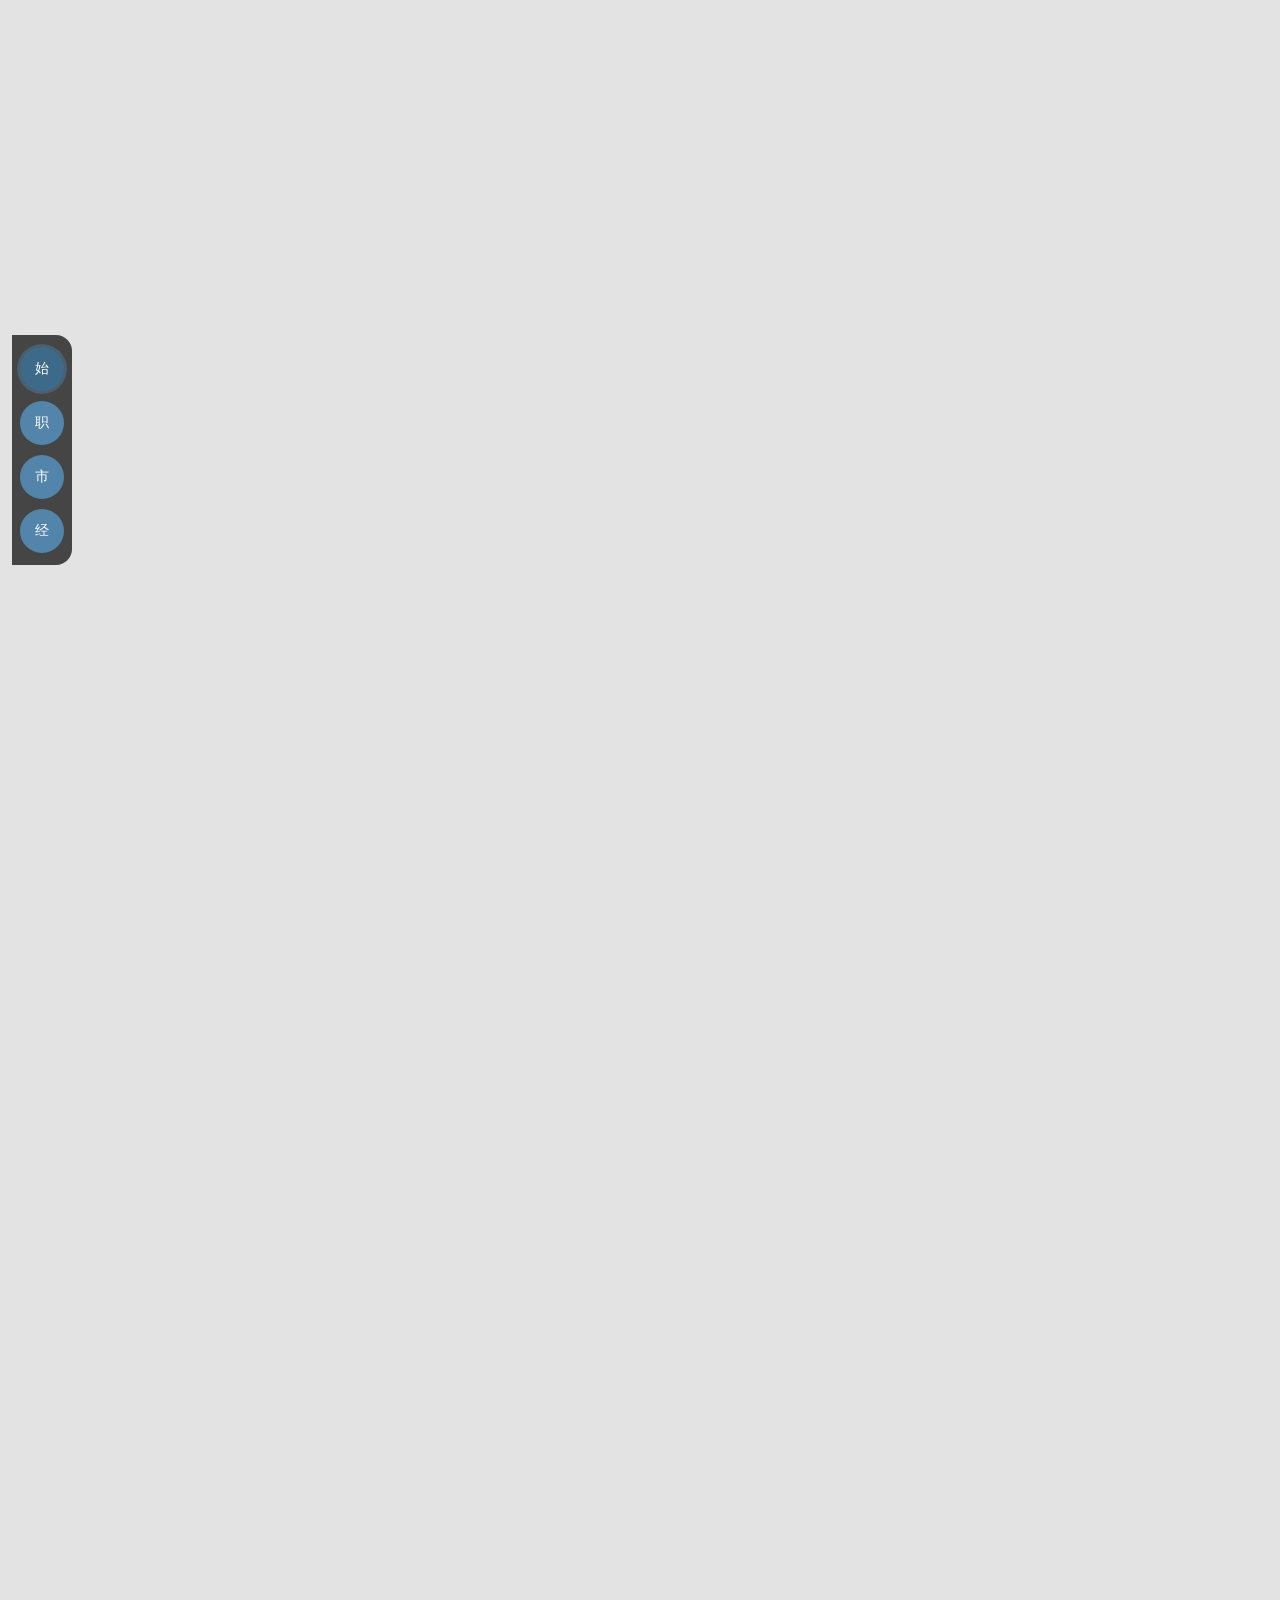
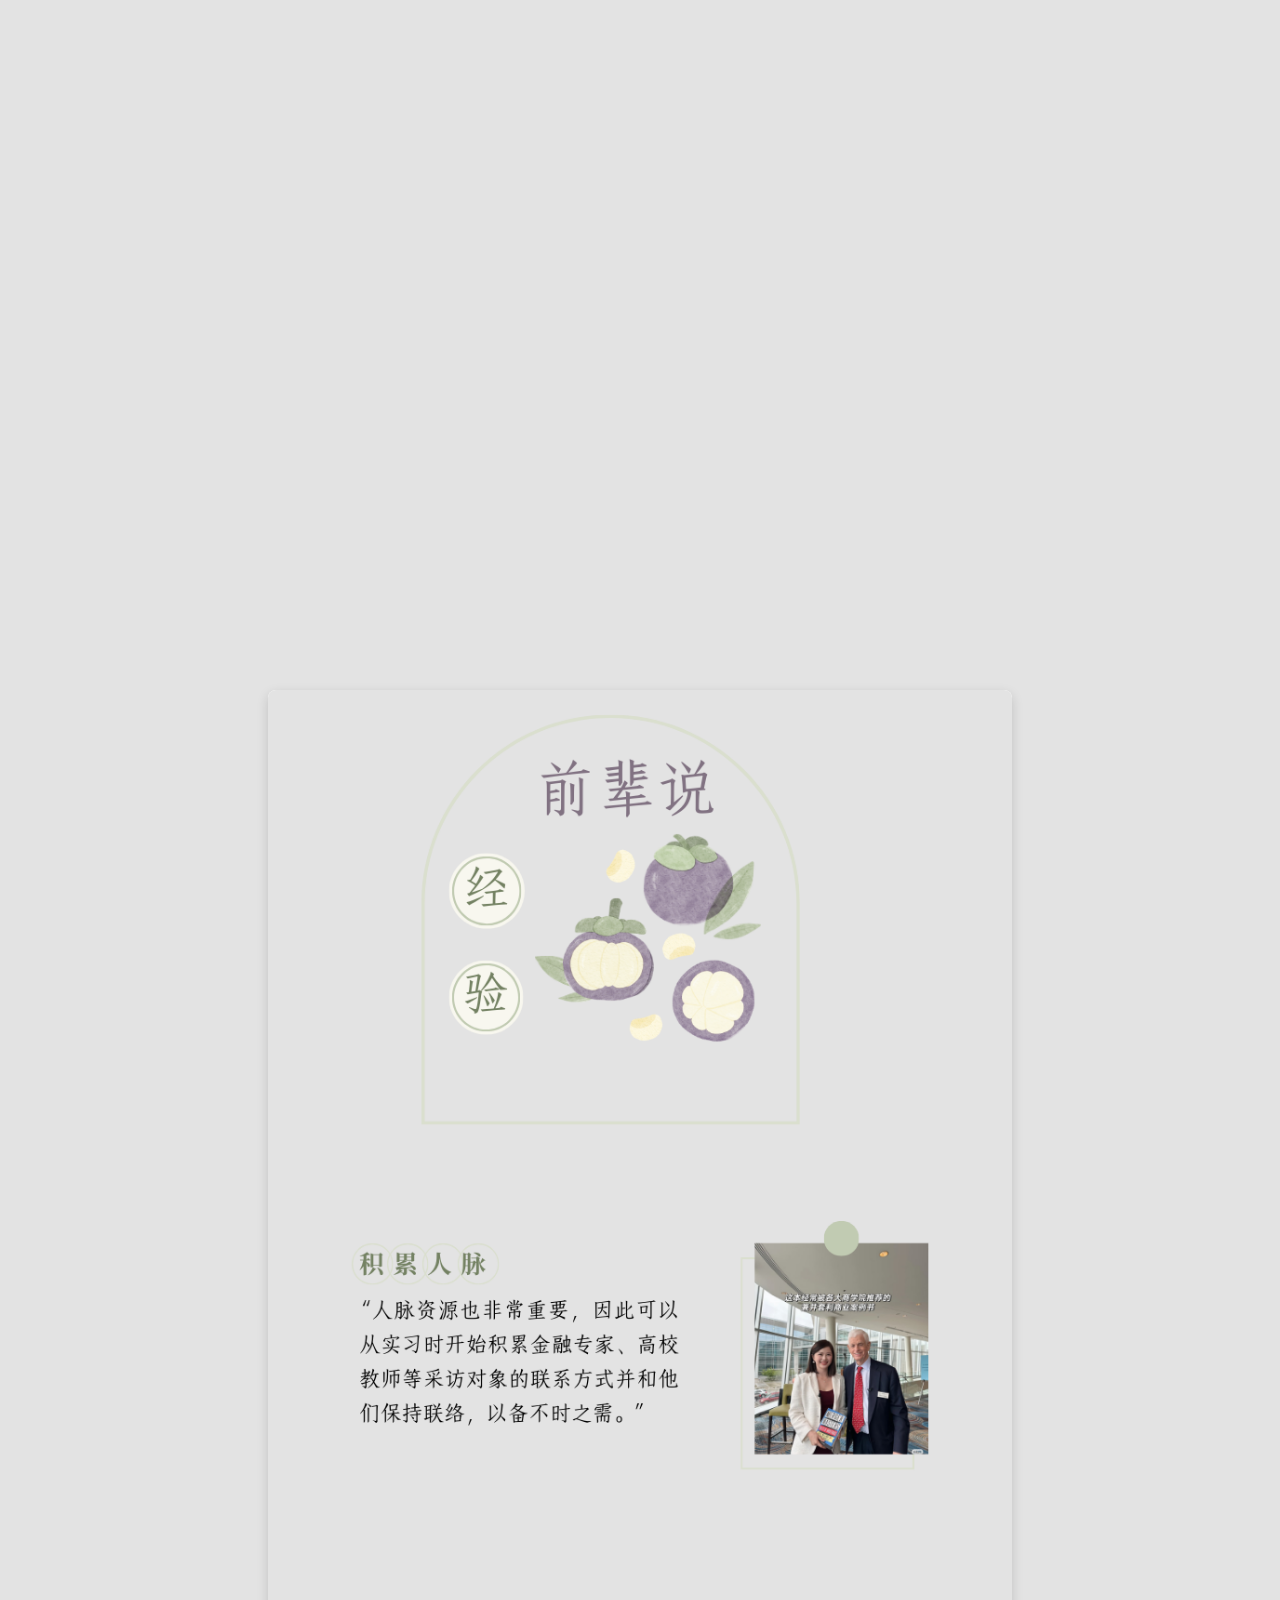
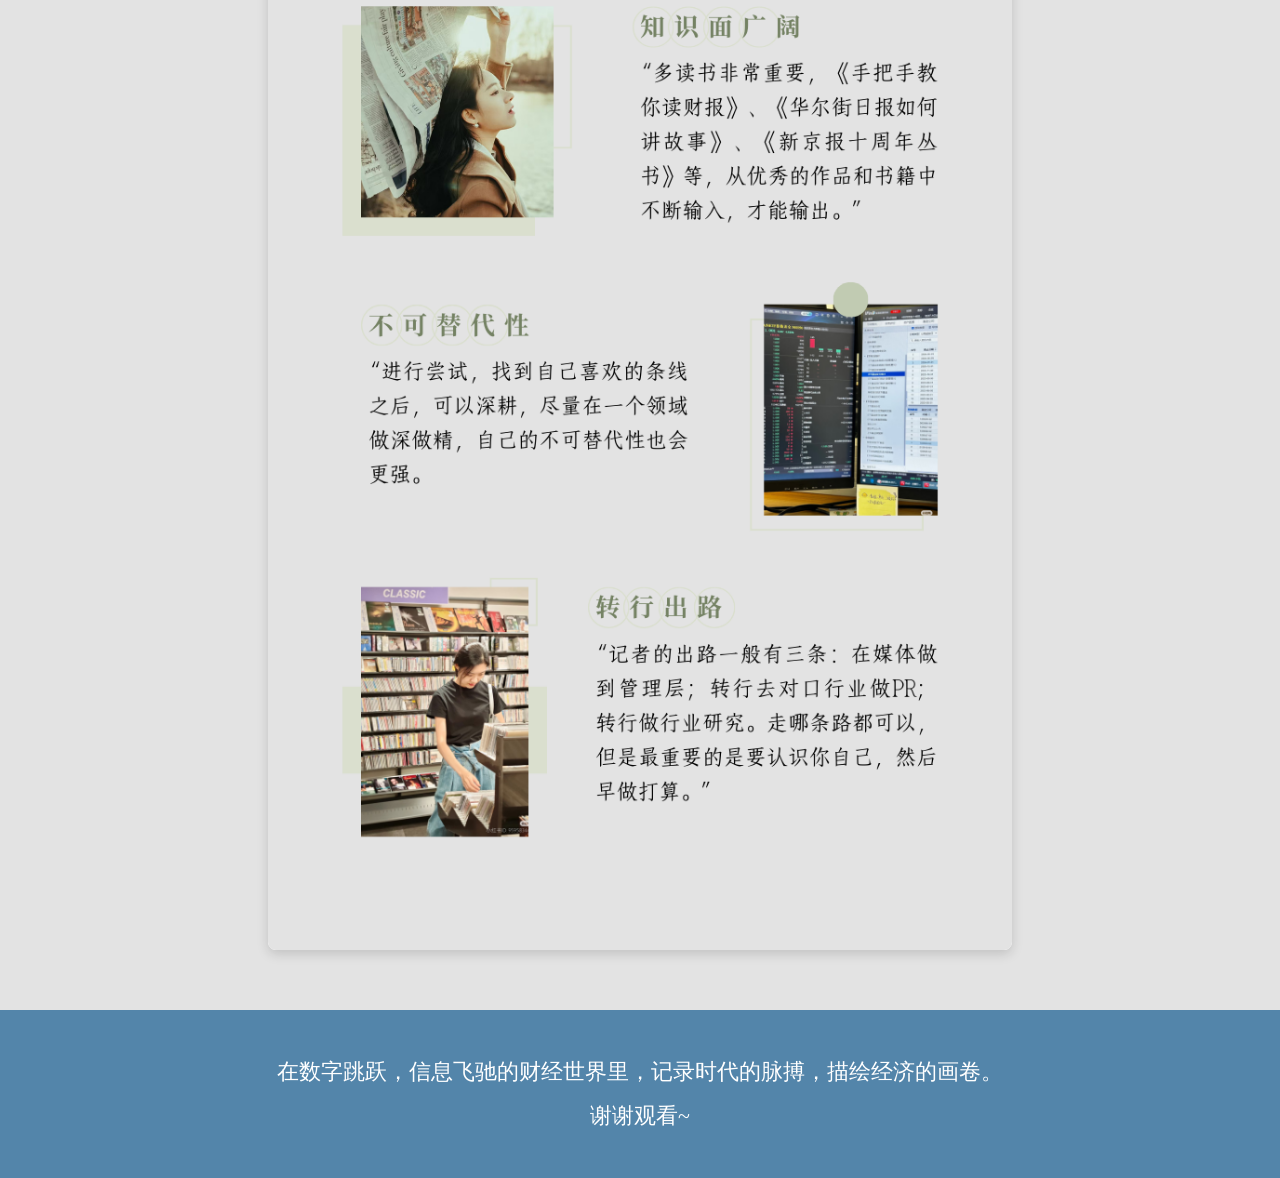
<file: index.html>
<!DOCTYPE html>
<html lang="zh-CN">
<head>
  <meta charset="UTF-8">
  <meta name="viewport" content="width=device-width, initial-scale=1.0">
  <title>财经记者炼成记 | 从入门到offer</title>
  <meta name="description" content="基于Boss直聘300条招聘数据的财经记者职业指南，涵盖职业认知、市场需求、技能要求与前辈经验。">
  <meta name="keywords" content="财经记者, 职业规划, 数据新闻, 财经媒体, 招聘分析">
  <link rel="stylesheet" href="css/style.css">
</head>
<body>

  <!-- 阅读进度条 -->
  <div class="reading-progress" id="readingProgress"></div>

  <!-- 移动端汉堡菜单 -->
  <button class="mobile-nav-toggle" id="mobileNavToggle" aria-label="打开导航">
    <span></span>
    <span></span>
    <span></span>
  </button>

  <!-- 左侧导航 -->
  <nav class="sidebar" id="sidebar">
    <a href="#start" class="nav-icon active" data-target="start" title="开始">
      <span>始</span>
      <span class="icon-name">开始</span>
    </a>
    <a href="#job" class="nav-icon" data-target="job" title="职位">
      <span>职</span>
      <span class="icon-name">职位</span>
    </a>
    <a href="#market" class="nav-icon" data-target="market" title="市场">
      <span>市</span>
      <span class="icon-name">市场</span>
    </a>
    <a href="#experience" class="nav-icon" data-target="experience" title="经验">
      <span>经</span>
      <span class="icon-name">经验</span>
    </a>
  </nav>

  <!-- 第一章：开始 -->
  <section class="section" id="start">
    <div class="section-title scroll-reveal">
      <img src="images/image1.png" alt="财经记者炼成记 - 封面">
    </div>

    <div class="text-container scroll-reveal">
      <p>我国正处于经济持续发展、社会深刻转型的时期。一方面各种重要经济活动频繁，各类经济事件高发；另一方面，这类经济活动或经济事件通常还伴随着人们对国家政治体制、宏观经济政策和金融调控措施、环境保护、食品安全等诸多议题的关注和探讨。<span class="highlight">因此，市场需要财经媒体满足大众即时洞悉国家经济政策的需求。</span></p>
    </div>

    <div class="image-container scroll-reveal" style="width: 30%; max-width: 400px;">
      <img src="images/image5.jpg" alt="三大证券报">
      <div class="hover-text">
        <p>20世纪90年代初，随着我国证券市场的开启，三大证券报，即上海证券报、中国证券报和证券时报先后创刊。</p>
      </div>
    </div>

    <div class="text-container scroll-reveal">
      <p>随后，中国经营报、21世纪经济报道、经济观察报、《财经》等一批新财经类报刊问世，以及从中央电视台到各地方电视台、广播台财经类频道和栏目的纷纷建立。<span class="highlight">20年间，我国的财经报道立体格局逐渐成形，成为世界解读中国经济发展、民众了解和判断相关行业和企业状况的重要途径。</span></p>
      <p>作为财经新闻的生产者，财经记者在财经媒体中发挥着重要作用。早在1912年，《华尔街日报》当时的掌舵者克洛伦斯·巴尤就这样对年轻编辑记者说："你们不是一般报纸的记者，我们的读者是依据你们的报道而做（投资）决定的。因此你有责任访问任何人，每一个该访问的人"。</p>
      <p>对于有志于成为财经记者但是却长期待在象牙塔里的大学生来说，<span class="highlight">如何才能在当下竞争激烈的人才市场中脱颖而出，斩获 offer 呢？</span></p>
      <p>为了回答这个问题，笔者借助 Python 编写爬虫代码，爬取 Boss 直聘网站中关于财经记者的招聘信息。Boss 直聘的网页有反爬策略，如动态加载、验证码等，<span class="highlight">因此笔者使用 Selenium 工具，使得爬虫能够模拟人类的操作行为，从而实现更高效、精准的数据爬取。</span>最终获取到关于财经记者的 300 条招聘信息，具体含有标题、薪资、公司名称、公司信息、经验要求、公司标签以及公司福利。</p>
    </div>
  </section>

  <!-- 第二章：职位（Step1. 了解职业） -->
  <section class="section" id="job">
    <div class="section-title scroll-reveal">
      <img src="images/image2.png" alt="Step1. 了解职业">
    </div>

    <div class="text-container scroll-reveal">
      <p>成为财经记者的第一步是了解何为财经记者。</p>
      <p>财经记者是指负责财经新闻的采写、编辑和发布，包括对财经事件的报道、深度分析文章的撰写等的媒体从业人员。他们由处于不同生态位的群落组成的，其关注的领域细分，以及报道的方式（如以硬新闻为主还是以深度分析见长），相互之间差别较大。</p>
    </div>

    <div class="image-container scroll-reveal" style="width: 50%; max-width: 700px;">
      <img src="images/image7.png" alt="招聘信息中提及条线及对应次数">
      <div class="hover-text">
        <p>如图，通过对招聘信息中提及的条线和对应次数进行整理，可以发现不同的财经记者会关注不同的条线，例如科技、地产、资本市场、医疗、宏观经济与区域经济等。</p>
      </div>
    </div>

    <div class="text-container scroll-reveal">
      <p>其中被提及次数排名前三的是科技（92次）、资本市场（74次）和公司动态（51次）。资本市场的报道主要关注银行、证券、保险、信托、外汇、税务、理财、私人银行、移民以及海外置业等方面；公司动态主要关注 A 股，中概股，港股上市公司的动态、公告以及财报分析；科技条线主要报道人工智能等前沿科技的最新进展……<span class="highlight">这三类领域人才需求较大也与时代发展密切相关，例如近几年人工智能等技术的快速发展，大众对于科技前沿信息的需求度增加，科技条线的记者需求也随之增多。</span></p>
      <p>那财经记者可以在哪些单位工作呢？</p>
    </div>

    <div class="image-container scroll-reveal" style="width: 60%; max-width: 800px;">
      <img src="images/image8.png" alt="招聘单位类型">
      <div class="hover-text">
        <p>如图，对招聘信息中的招聘单位的类型进行整理，可以看到各类媒体、互联网公司以及包括经济咨询和研究机构在内的其他机构都会招聘财经记者。</p>
      </div>
    </div>

    <div class="text-container scroll-reveal">
      <p>其实，不仅是大众普遍印象中包括证券时报、21世纪经济报道等在内的传统媒体需要财经记者，<span class="highlight">随着时代的发展，财经记者也可以在互联网公司和一些经济研究机构工作。</span>例如华夏能源网聚焦光伏、风电、油气、电力储能、氢能等前景广阔的低碳能源产业，因此会招聘能源领域的记者；中国化妆品行业自媒体公司品观科技招聘美妆产业的财经记者；美泰科技、意创天下、微智互联、金捷集等众多科技公司会招聘财经记者从事企业的科技宣传工作。</p>
      <p>当然，<span class="highlight">"不谈待遇的工作就是耍流氓"，</span>财经记者的薪资待遇肯定是广大求职者非常关心的问题。</p>
    </div>

    <div class="image-container scroll-reveal" style="width: 50%; max-width: 700px;">
      <img src="images/image9.png" alt="待遇词云图">
      <div class="hover-text">
        <p>如图，将待遇信息统计词频，并绘制成词云图，由图可知，五险一金（218次）、年终奖（189次）、节日福利（155次）、员工旅游（118次）、定期体检（101次）和旅游（118次）是绝大多数公司提供的待遇。除此之外，团建以及零食下午茶等也被广泛提及，作为公司吸引人才的手段。</p>
      </div>
    </div>

    <div class="text-container scroll-reveal">
      <p>在薪资方面，财经记者的薪资在 3k/月-30k/月不等，由基本工资和稿费共同构成，多劳者多得，也因此一般经验越丰富工资越高。</p>
      <p>影响收入的除了个人能力之外，跟所在地的城市发达程度，不同的单位属性都有很大关系。对招聘信息进行归纳，笔者发现传统的财经媒体例如每日经济新闻、21世纪经济报道会确保 6000 左右的底薪，但是上限一般也不超过 15000；但是一些诸如"程前朋友圈"等名气不高的新媒体公司为了吸引人才，会给出 1.5w 的底薪，上限达到 3w。<span class="highlight">当然小公司的成长空间和繁忙程度也是需要求职者衡量的一个重要因素。</span></p>
      <p>网上段子常说，<span class="highlight">财经记者就是每个月拿着 8000 块的工资，和一帮一个月拿数十万的老总们高屋建瓴谈产业规划的人群。</span>平均而言，这句话其实也没说错！</p>
    </div>

    <div class="image-container scroll-reveal" style="width: 80%; max-width: 1000px;">
      <img src="images/image10.jpg" alt="Boss直聘招聘截图">
      <div class="hover-text">
        <p>Boss直聘上的财经记者岗位示例，包括"程前朋友圈商业记者"（15-30K）和"财经记者（驻中国香港）"（10-15K）。</p>
      </div>
    </div>
  </section>

  <!-- 第三章：市场（Step2. 定位市场需求） -->
  <section class="section" id="market">
    <div class="section-title scroll-reveal">
      <img src="images/image3.png" alt="Step2. 定位市场需求">
    </div>

    <div class="text-container scroll-reveal">
      <p>了解了财经记者的薪资待遇和基本职责之后，我们不禁想问：财经记者的任职条件是什么？市场究竟需要怎样的人才？对于长期待在象牙塔中顾及学业，实践空间相对有限的大学生而言，想要回答这个问题，<span class="highlight">招聘网站可以说是定位市场需求以做好职业规划的不二之选。</span></p>
      <p>首先，什么学历可以做财经记者？人才市场又偏爱什么专业的学生？</p>
    </div>

    <div class="image-container scroll-reveal" style="width: 80%; max-width: 1000px;">
      <img src="images/image11.png" alt="学历要求统计">
      <div class="hover-text">
        <p>如图，对 Boss 直聘中的信息进行整理，可以看到大专及以上是最基础的，其中，94% 的岗位要求本科及以上，有 8% 的岗位明确要求硕士学位。</p>
      </div>
    </div>

    <div class="text-container scroll-reveal">
      <p>专业方面，各大岗位并没有非常明确的专业限制，但是 211、985 的金融、新闻、中文、汉语言被广泛提及，更加具有竞争力。部分行业公司还会倾向于与自己所属领域相关的专业，例如互联网企业光伏人在招聘要求中写道"能源相关专业优先"。<span class="highlight">综上，在经验差不多的情况下，笔者总结出拥有财经背景的人文社科硕士最具有竞争力。</span></p>
      <p>其次，众所周知，地域也是求职者会考虑的重要因素。那财经记者岗位的地域分布情况如何？<span class="highlight">去什么城市更容易找到工作？</span></p>
    </div>

    <div class="image-container scroll-reveal" style="width: 80%; max-width: 1000px;">
      <img src="images/image12.png" alt="岗位地域分布">
      <div class="hover-text">
        <p>可以看到，江苏省的财经记者岗位最多，达到 56 个；其次是山东省（45个）、湖北省（33个）。北京市（16个）和上海市（8个）数量反倒相对少一些。</p>
      </div>
    </div>

    <div class="text-container scroll-reveal">
      <p>虽然北京和上海的媒体资源更加丰富，但是人才供给多，岗位也更容易变得饱和。反而是一些产业结构和经济迅速发展的大省，人才供给相对较少，因此岗位需求也多。例如山东是民营经济大省，产业结构也很丰富，既有传统的制造业如青岛的家电制造业、济南的汽车制造业等，又有新兴产业如人工智能、元宇宙等。这为财经记者提供了广泛的报道领域，从传统产业的转型升级到新兴产业的发展动态，都需要专业的财经记者进行深入报道。因此，如果觉得北京上海的压力太大、生活成本太高，但是又想干财经记者的话，<span class="highlight">一些经济快速发展的大省也是非常不错的选择。</span></p>
      <p>谈论至此，最重要的是，一名优秀的财经记者到底需要具备什么样的技能呢？<span class="highlight">答案是要"软硬兼施"。</span></p>
    </div>

    <div class="image-container scroll-reveal" style="width: 80%; max-width: 1000px;">
      <img src="images/image13.png" alt="技能共现网络">
      <div class="hover-text">
        <p>将各个职位的任职要求整理成文本，利用 Python 分词得到热词，并构建词与词之间的共现矩阵，导入 Gephi 渲染得到共线网络。</p>
      </div>
    </div>

    <div class="text-container scroll-reveal">
      <p>可以看到<span class="highlight">"财经"、"文字"、"能力"</span>三个节点的面积较大，在网络中占据核心地位。词汇之间的连线表示它们在某个语境下经常一起出现，或者在某个主题下有较强的关联性。并且围绕着这三个节点，词汇之间形成了 3 个明显的聚类。</p>
      <p><span class="highlight">上述表明文字写作功底、财经分析素养和沟通合作等能力是市场对于财经记者的核心要求。</span></p>
      <p><span class="highlight">第一，硬技能是基础。</span>硬技能分为过硬的新闻采写能力和优秀的财经分析能力。相较于其他新闻类型，财经新闻涉及经济知识，这要求记者具备扎实的金融素养，如国际贸易、外汇市场、基金、银行金融、保险、债券等方面的知识。对所报道的特定行业或领域，如 TMT、上市公司、贸易金融等，也要有深入的了解和研究。而掌握了经济知识后，如何写出既有专业深度又兼具可读性的新闻稿，则需要记者有优秀的文字功底，从而生动准确地传达出财经信息。</p>
      <p><span class="highlight">第二，软技能是关键。</span>合作能力、抗压能力、沟通能力等软技能较为隐形，但是不可或缺。因为记者需要和采访者、编辑保持良好沟通，有时候操作重大选题更需要团队合作，遇到采访被拒绝、稿件难以刊发等困难时也要能够扛得住压力。这些软技能很大程度上决定了出稿的速度和质量，因此 HR 看中也无可厚非。</p>
    </div>
  </section>

  <!-- 第四章：经验（Step3. 聆听前辈经验） -->
  <section class="section" id="experience">
    <div class="section-title scroll-reveal">
      <img src="images/image4.png" alt="Step3. 聆听前辈经验">
    </div>

    <div class="text-container scroll-reveal">
      <p><span class="highlight">财经记者前辈们过来人的经验也可以给新人一些启发，</span>笔者总结了小红书中一些财经记者的帖子，一起来看看吧~</p>
    </div>

    <div class="image-container scroll-reveal" style="width: 60%; max-width: 800px;">
      <img src="images/image14.png" alt="前辈经验">
    </div>
  </section>

  <!-- 页脚 -->
  <footer class="footer">
    <p>在数字跳跃，信息飞驰的财经世界里，记录时代的脉搏，描绘经济的画卷。<br>谢谢观看~</p>
  </footer>

  <!-- 回到顶部 -->
  <button class="back-to-top" id="backToTop" aria-label="回到顶部">↑</button>

  <script src="js/main.js"></script>
</body>
</html>
</file>
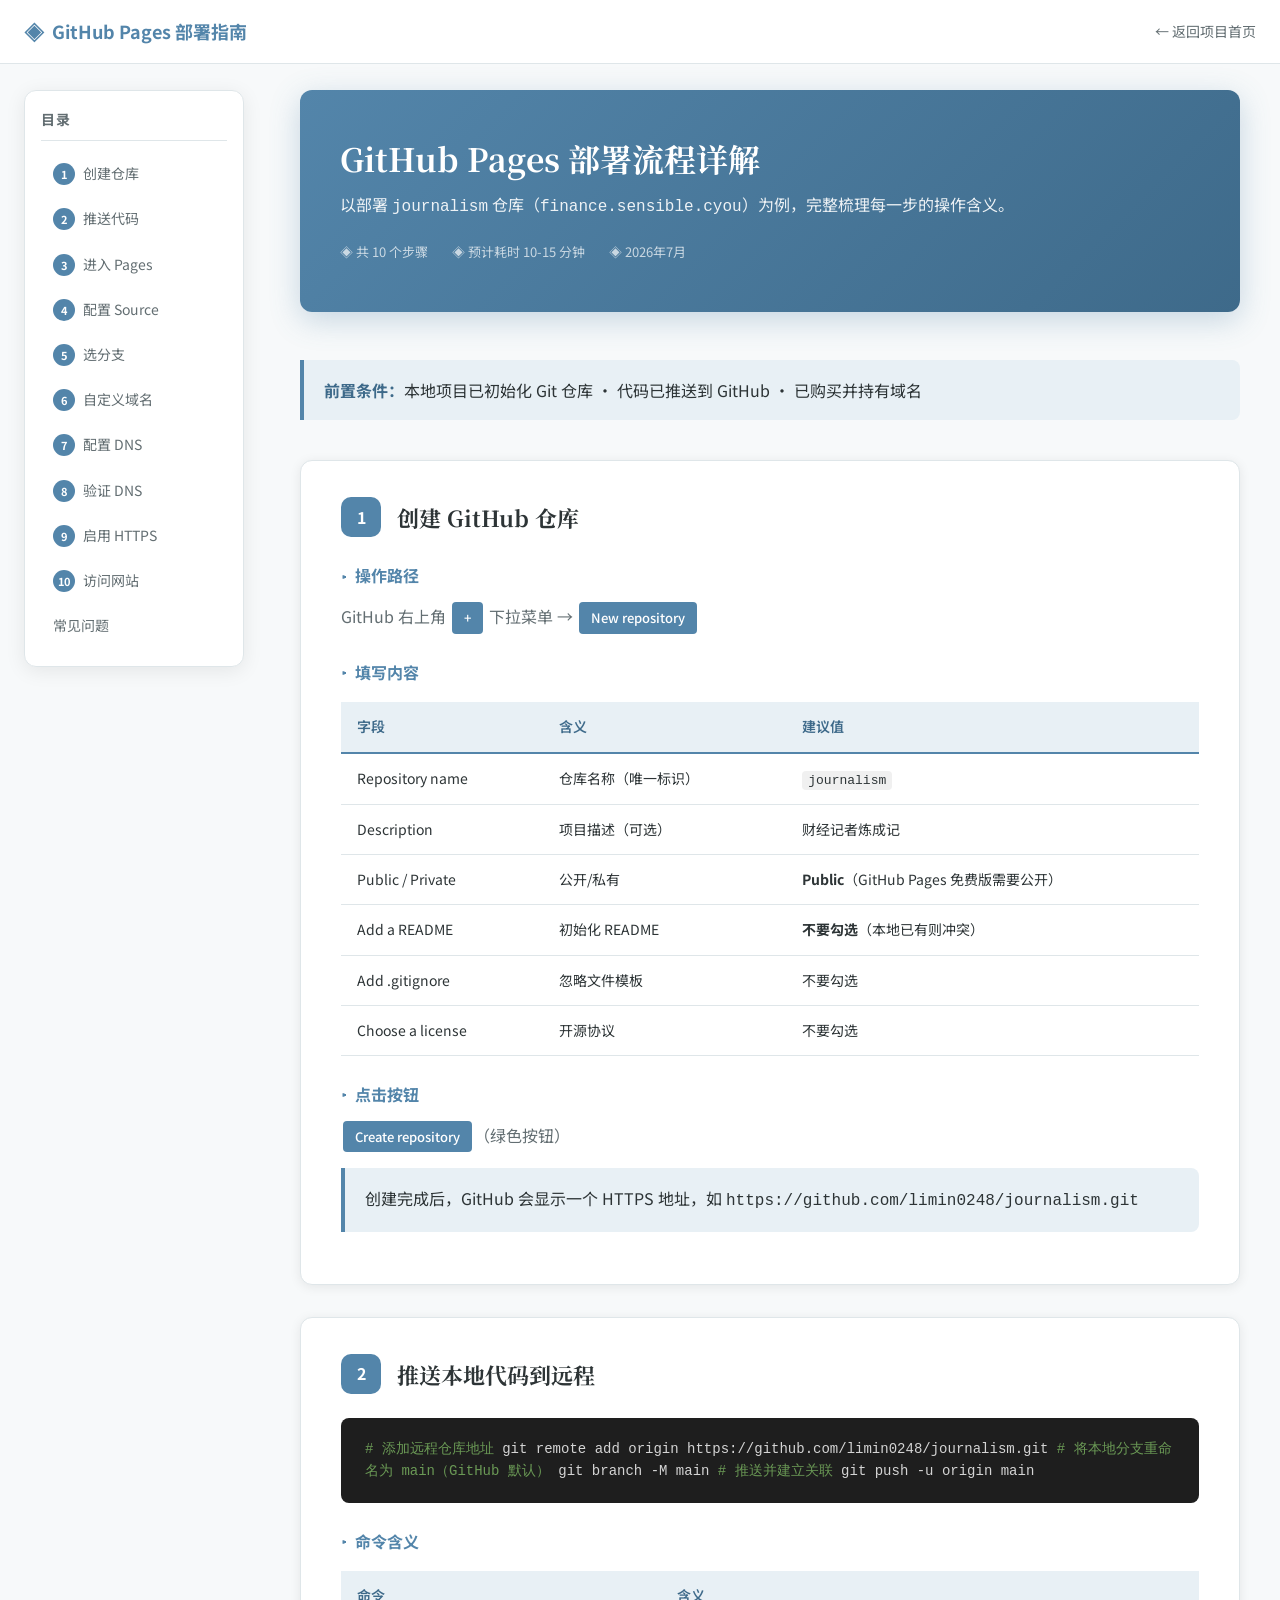
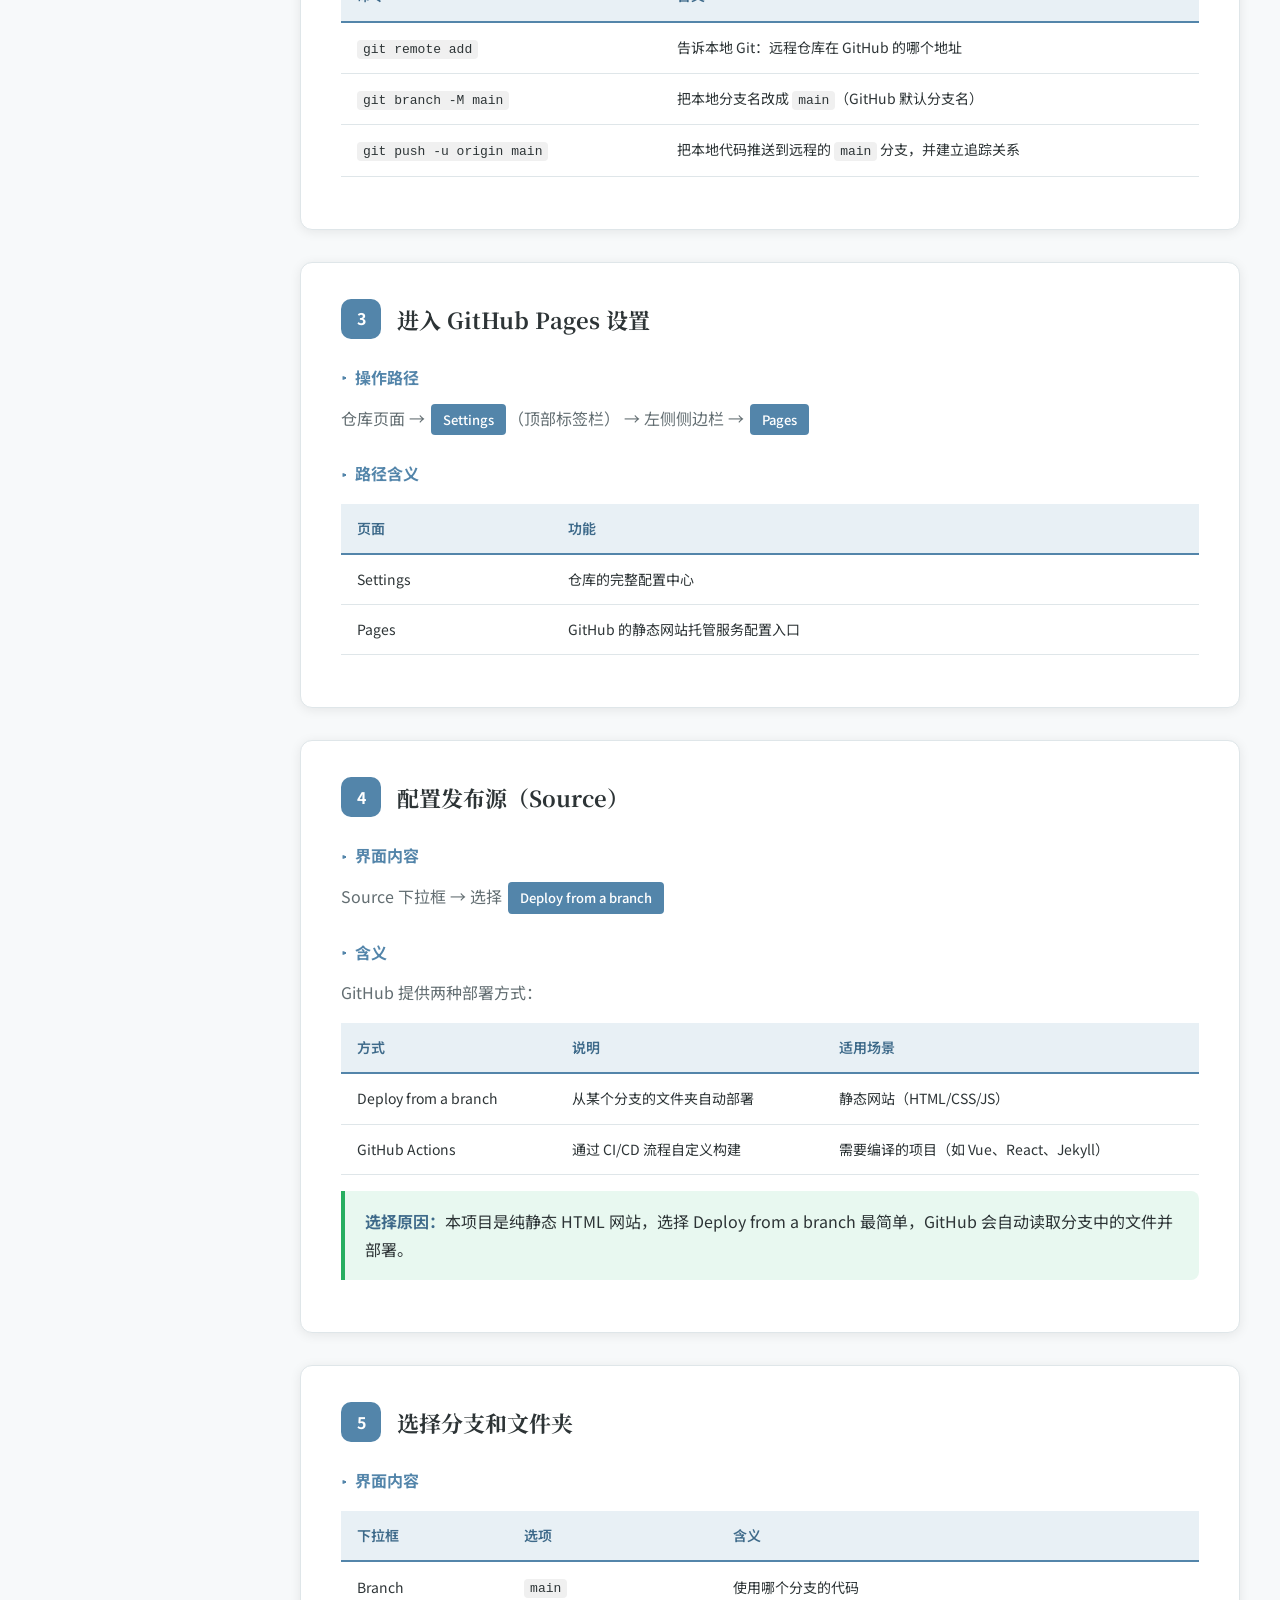
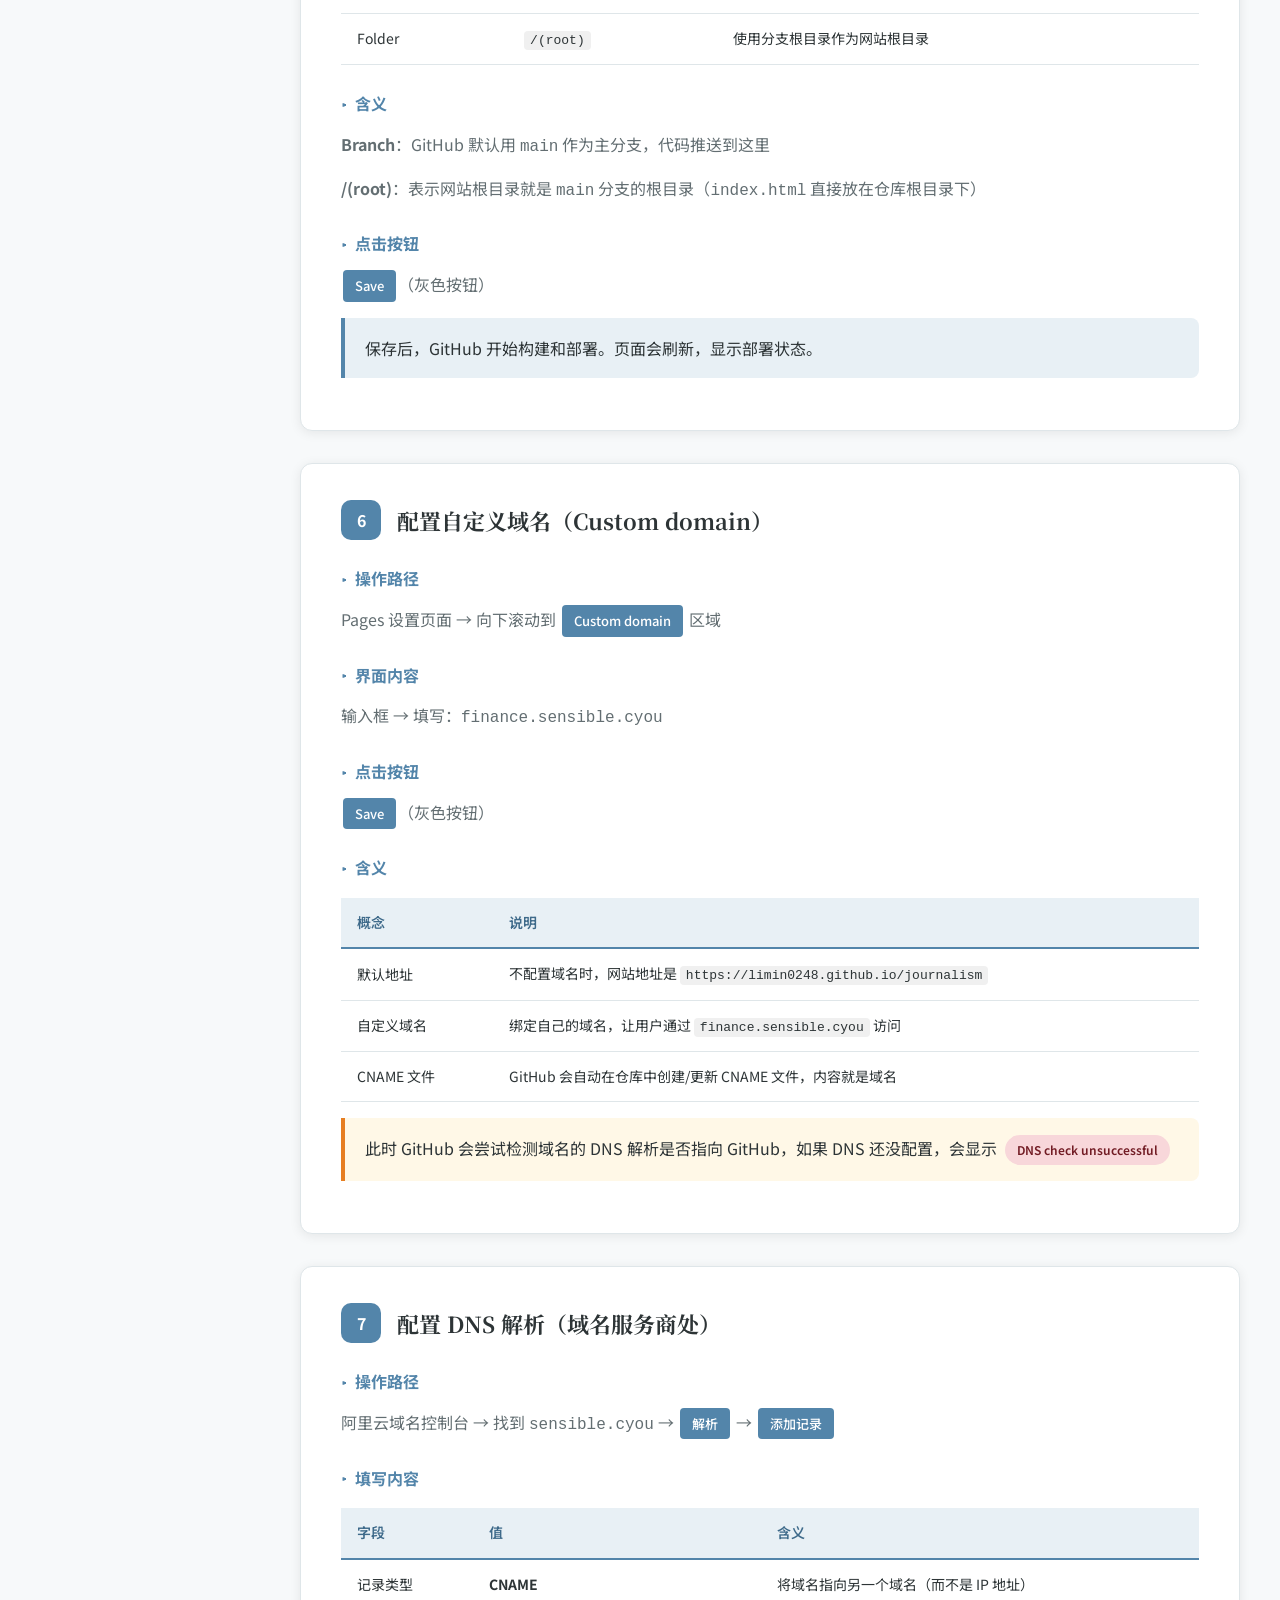
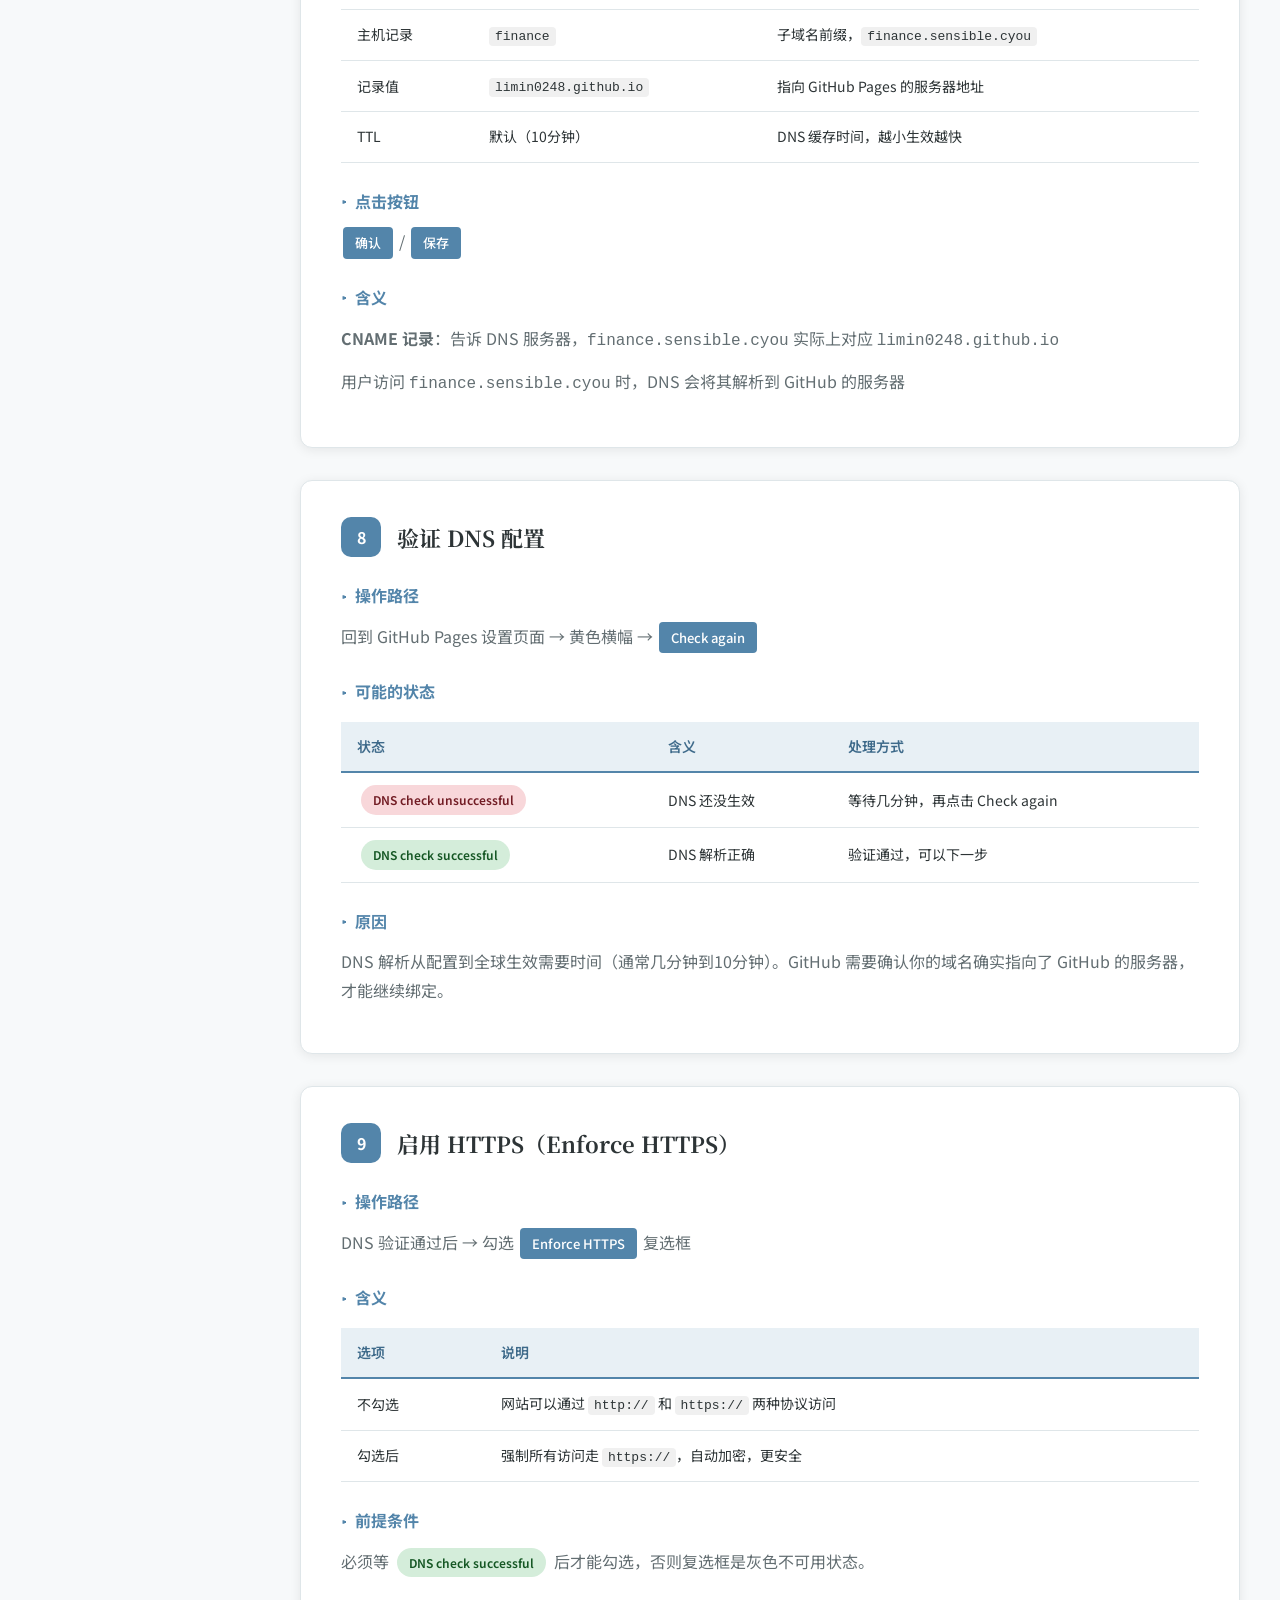
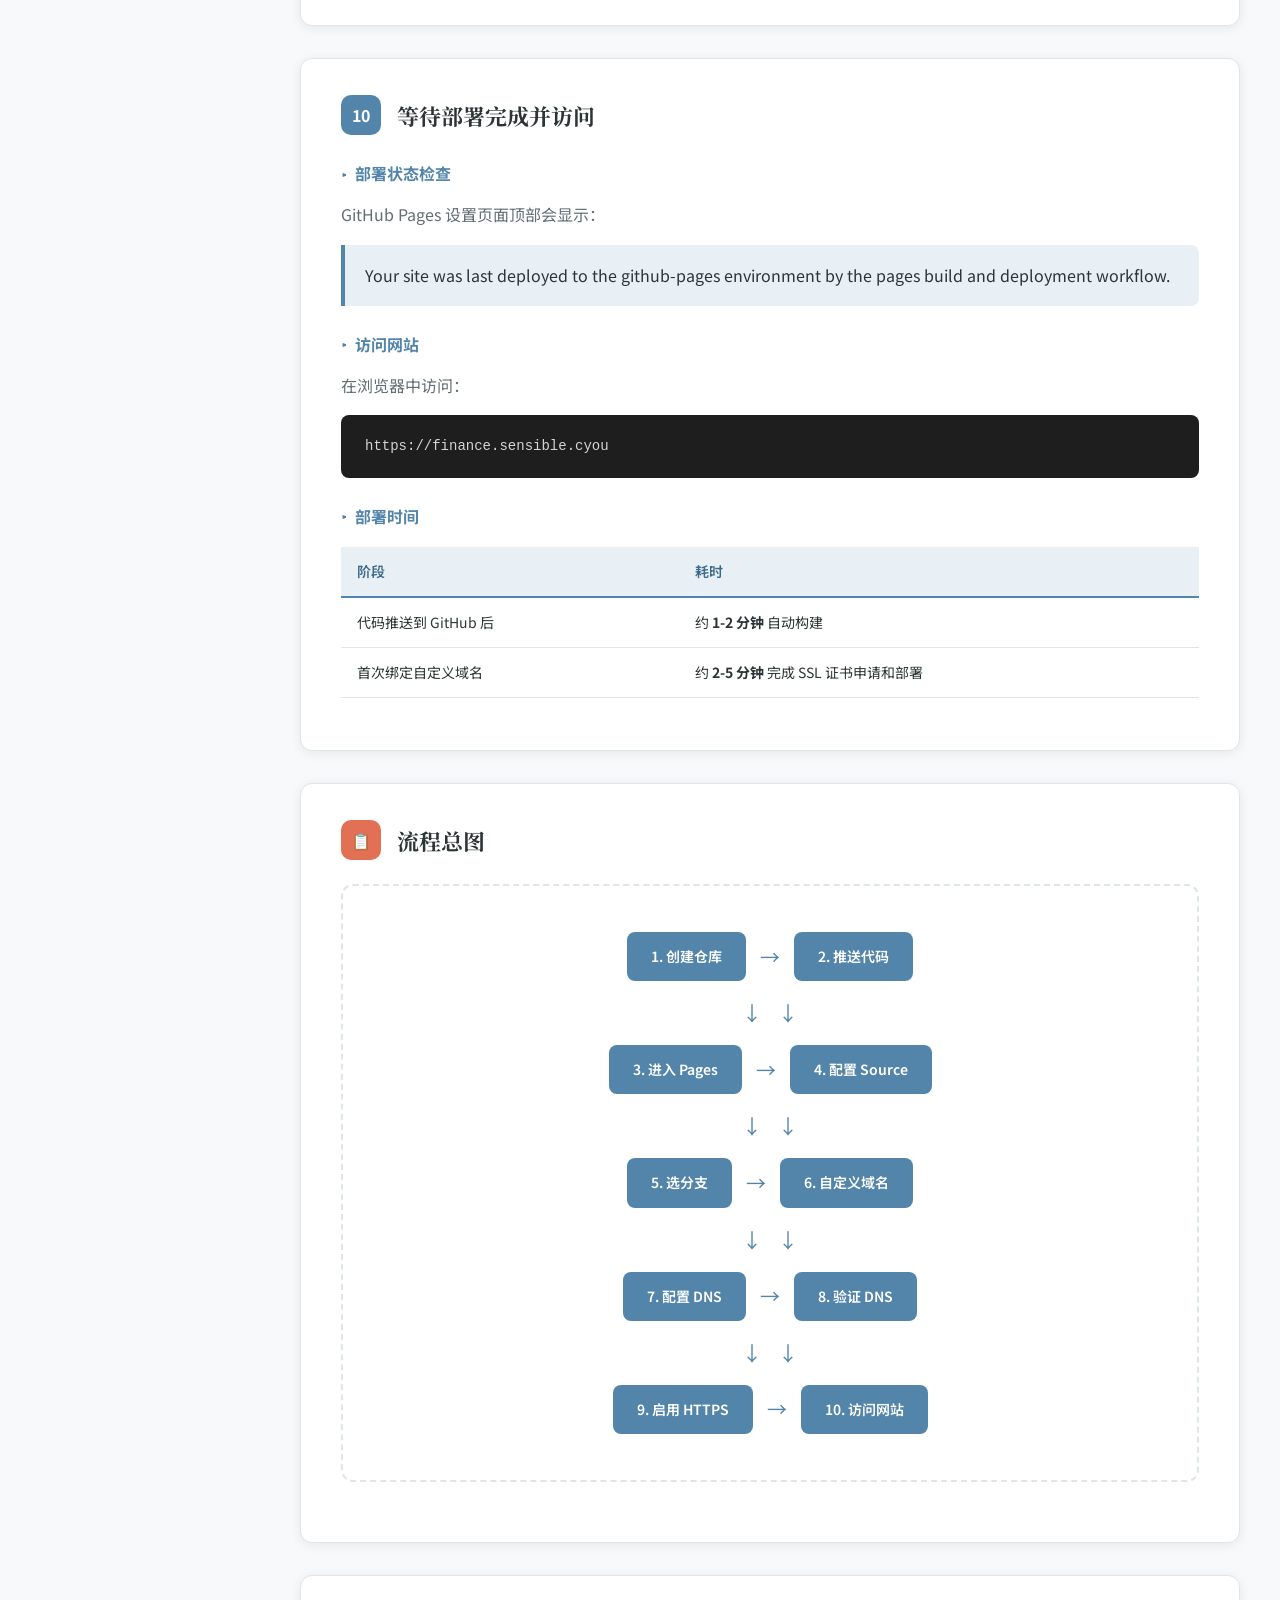
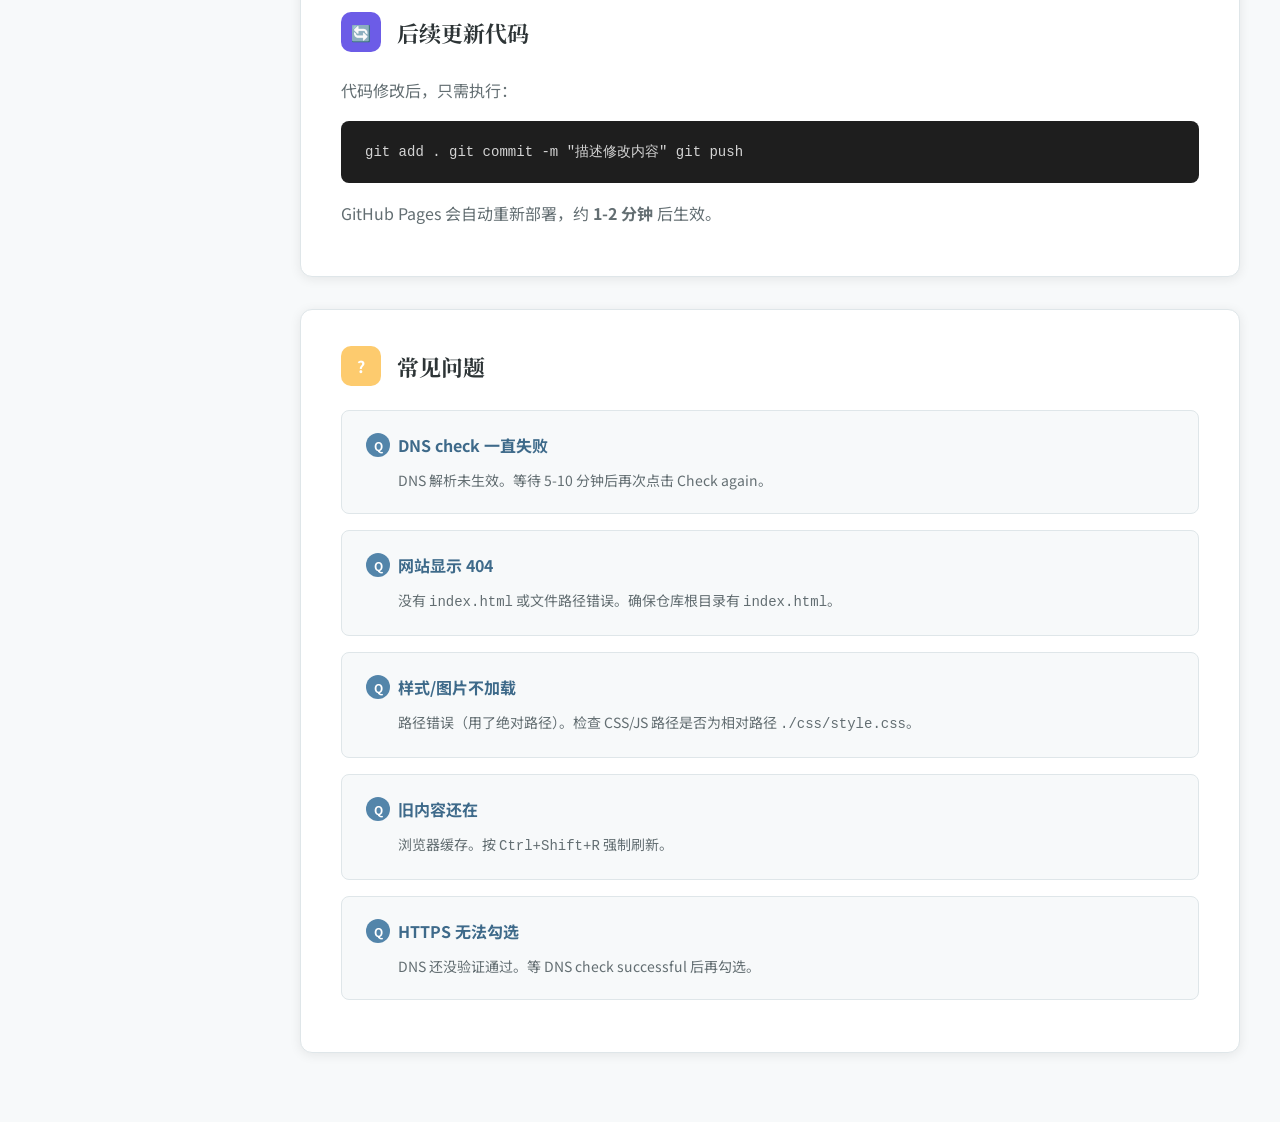
<file: guide.html>
<!DOCTYPE html>
<html lang="zh-CN">
<head>
  <meta charset="UTF-8">
  <meta name="viewport" content="width=device-width, initial-scale=1.0">
  <title>GitHub Pages 部署指南 | 财经记者炼成记</title>
  <link rel="preconnect" href="https://fonts.googleapis.com">
  <link href="https://fonts.googleapis.com/css2?family=Noto+Serif+SC:wght@400;600;700&family=Noto+Sans+SC:wght@400;500;700&display=swap" rel="stylesheet">
  <style>
    :root {
      --primary: #5385aa;
      --primary-dark: #3e6a8a;
      --primary-light: #e8f0f5;
      --bg: #f7f9fa;
      --surface: #ffffff;
      --text: #2d3436;
      --text-light: #636e72;
      --border: #dfe6e9;
      --success: #27ae60;
      --warning: #e67e22;
      --danger: #e74c3c;
      --shadow: rgba(0, 0, 0, 0.08);
      --radius: 12px;
      --transition: 0.3s ease;
    }

    * { margin: 0; padding: 0; box-sizing: border-box; }

    html {
      scroll-behavior: smooth;
      scroll-padding-top: 90px;
    }

    body {
      font-family: 'Noto Sans SC', -apple-system, BlinkMacSystemFont, sans-serif;
      background-color: var(--bg);
      color: var(--text);
      line-height: 1.8;
      font-size: 16px;
    }

    /* 顶部导航 */
    .top-nav {
      position: fixed;
      top: 0; left: 0; right: 0;
      background: rgba(255,255,255,0.95);
      backdrop-filter: blur(10px);
      border-bottom: 1px solid var(--border);
      z-index: 1000;
      padding: 0 24px;
      height: 64px;
      display: flex;
      align-items: center;
      justify-content: space-between;
    }

    .top-nav .logo {
      font-weight: 700;
      font-size: 18px;
      color: var(--primary);
      text-decoration: none;
      display: flex;
      align-items: center;
      gap: 8px;
    }

    .top-nav .logo::before {
      content: "◈";
      font-size: 20px;
    }

    .top-nav .back-link {
      color: var(--text-light);
      text-decoration: none;
      font-size: 14px;
      transition: color var(--transition);
    }

    .top-nav .back-link:hover {
      color: var(--primary);
    }

    /* 侧边目录 */
    .toc {
      position: fixed;
      left: 24px;
      top: 90px;
      width: 220px;
      max-height: calc(100vh - 120px);
      overflow-y: auto;
      background: var(--surface);
      border: 1px solid var(--border);
      border-radius: var(--radius);
      padding: 16px;
      box-shadow: 0 4px 20px var(--shadow);
      z-index: 100;
    }

    .toc-title {
      font-size: 14px;
      font-weight: 700;
      color: var(--text-light);
      text-transform: uppercase;
      letter-spacing: 1px;
      margin-bottom: 12px;
      padding-bottom: 8px;
      border-bottom: 1px solid var(--border);
    }

    .toc a {
      display: block;
      padding: 8px 12px;
      border-radius: 6px;
      color: var(--text-light);
      text-decoration: none;
      font-size: 14px;
      transition: all var(--transition);
      margin-bottom: 4px;
    }

    .toc a:hover,
    .toc a.active {
      background: var(--primary-light);
      color: var(--primary);
    }

    .toc a .step-num {
      display: inline-block;
      width: 22px;
      height: 22px;
      line-height: 22px;
      text-align: center;
      background: var(--primary);
      color: white;
      border-radius: 50%;
      font-size: 11px;
      font-weight: 700;
      margin-right: 8px;
    }

    .toc a:hover .step-num,
    .toc a.active .step-num {
      background: var(--primary-dark);
    }

    /* 主内容区 */
    .main {
      margin-left: 260px;
      padding: 90px 40px 60px;
      max-width: 1300px;
    }

    /* Hero */
    .hero {
      background: linear-gradient(135deg, var(--primary), var(--primary-dark));
      color: white;
      padding: 48px 40px;
      border-radius: var(--radius);
      margin-bottom: 48px;
      box-shadow: 0 8px 30px rgba(83, 133, 170, 0.3);
    }

    .hero h1 {
      font-family: 'Noto Serif SC', serif;
      font-size: 32px;
      font-weight: 700;
      margin-bottom: 12px;
      line-height: 1.3;
    }

    .hero .subtitle {
      font-size: 16px;
      opacity: 0.9;
      line-height: 1.6;
    }

    .hero .meta {
      margin-top: 20px;
      font-size: 13px;
      opacity: 0.7;
      display: flex;
      gap: 24px;
      flex-wrap: wrap;
    }

    .hero .meta span {
      display: flex;
      align-items: center;
      gap: 6px;
    }

    /* 步骤卡片 */
    .step-card {
      background: var(--surface);
      border: 1px solid var(--border);
      border-radius: var(--radius);
      padding: 36px 40px;
      margin-bottom: 32px;
      box-shadow: 0 2px 12px var(--shadow);
      transition: transform var(--transition), box-shadow var(--transition);
      scroll-margin-top: 90px;
    }

    .step-card:hover {
      transform: translateY(-2px);
      box-shadow: 0 8px 24px rgba(0,0,0,0.1);
    }

    .step-card .step-header {
      display: flex;
      align-items: flex-start;
      gap: 16px;
      margin-bottom: 24px;
    }

    .step-card .step-badge {
      width: 40px;
      height: 40px;
      background: var(--primary);
      color: white;
      border-radius: 10px;
      display: flex;
      align-items: center;
      justify-content: center;
      font-weight: 700;
      font-size: 16px;
      flex-shrink: 0;
    }

    .step-card h2 {
      font-family: 'Noto Serif SC', serif;
      font-size: 22px;
      font-weight: 700;
      color: var(--text);
      line-height: 1.4;
      padding-top: 6px;
    }

    .step-card h3 {
      font-size: 16px;
      font-weight: 700;
      color: var(--primary);
      margin: 24px 0 12px;
      display: flex;
      align-items: center;
      gap: 8px;
    }

    .step-card h3::before {
      content: "▸";
      color: var(--primary);
      font-size: 12px;
    }

    .step-card p {
      color: var(--text-light);
      margin-bottom: 12px;
    }

    /* 表格 */
    .data-table {
      width: 100%;
      border-collapse: collapse;
      margin: 16px 0;
      font-size: 14px;
    }

    .data-table th {
      background: var(--primary-light);
      color: var(--primary-dark);
      font-weight: 600;
      text-align: left;
      padding: 12px 16px;
      border-bottom: 2px solid var(--primary);
    }

    .data-table td {
      padding: 12px 16px;
      border-bottom: 1px solid var(--border);
      color: var(--text);
    }

    .data-table tr:hover td {
      background: var(--primary-light);
    }

    .data-table code {
      background: #f0f0f0;
      padding: 2px 6px;
      border-radius: 4px;
      font-size: 13px;
    }

    /* 代码块 */
    .code-block {
      background: #1e1e1e;
      color: #d4d4d4;
      padding: 20px 24px;
      border-radius: 8px;
      overflow-x: auto;
      font-family: 'SF Mono', 'Fira Code', monospace;
      font-size: 14px;
      line-height: 1.6;
      margin: 16px 0;
    }

    .code-block .comment {
      color: #6a9955;
    }

    /* 信息框 */
    .info-box {
      background: var(--primary-light);
      border-left: 4px solid var(--primary);
      padding: 16px 20px;
      border-radius: 0 8px 8px 0;
      margin: 16px 0;
      color: var(--text);
    }

    .info-box.warning {
      background: #fff8e7;
      border-left-color: var(--warning);
    }

    .info-box.success {
      background: #e8f8f0;
      border-left-color: var(--success);
    }

    .info-box strong {
      color: var(--primary-dark);
    }

    /* 流程图 */
    .flow-chart {
      background: var(--surface);
      border: 2px dashed var(--border);
      border-radius: var(--radius);
      padding: 32px;
      margin: 24px 0;
      text-align: center;
    }

    .flow-chart .flow-item {
      display: inline-flex;
      align-items: center;
      justify-content: center;
      background: var(--primary);
      color: white;
      padding: 12px 24px;
      border-radius: 8px;
      font-weight: 600;
      font-size: 14px;
      margin: 6px;
      position: relative;
    }

    .flow-chart .flow-arrow {
      color: var(--primary);
      font-size: 20px;
      margin: 0 8px;
    }

    .flow-chart .flow-row {
      display: flex;
      align-items: center;
      justify-content: center;
      flex-wrap: wrap;
      margin: 8px 0;
    }

    /* 点击按钮样式 */
    .btn-label {
      display: inline-block;
      background: var(--primary);
      color: white;
      padding: 4px 12px;
      border-radius: 4px;
      font-size: 13px;
      font-weight: 500;
      margin: 0 2px;
    }

    /* 状态标签 */
    .status-tag {
      display: inline-block;
      padding: 4px 12px;
      border-radius: 20px;
      font-size: 12px;
      font-weight: 600;
      margin: 0 4px;
    }

    .status-tag.success {
      background: #d4edda;
      color: #155724;
    }

    .status-tag.danger {
      background: #f8d7da;
      color: #721c24;
    }

    /* 常见问题 */
    .faq-grid {
      display: grid;
      gap: 16px;
      margin: 16px 0;
    }

    .faq-item {
      background: var(--bg);
      border: 1px solid var(--border);
      border-radius: 8px;
      padding: 20px 24px;
    }

    .faq-item .faq-q {
      font-weight: 700;
      color: var(--primary-dark);
      margin-bottom: 8px;
      display: flex;
      align-items: center;
      gap: 8px;
    }

    .faq-item .faq-q::before {
      content: "Q";
      background: var(--primary);
      color: white;
      width: 24px;
      height: 24px;
      border-radius: 50%;
      display: flex;
      align-items: center;
      justify-content: center;
      font-size: 12px;
      flex-shrink: 0;
    }

    .faq-item .faq-a {
      color: var(--text-light);
      font-size: 14px;
      padding-left: 32px;
    }

    /* 响应式 */
    @media (max-width: 1024px) {
      .toc { display: none; }
      .main { margin-left: 24px; }
    }

    @media (max-width: 640px) {
      .hero { padding: 32px 24px; }
      .hero h1 { font-size: 24px; }
      .step-card { padding: 24px 20px; }
      .main { margin-left: 16px; margin-right: 16px; }
    }

    /* 滚动动画 */
    .fade-in {
      opacity: 0;
      transform: translateY(20px);
      transition: opacity 0.6s ease, transform 0.6s ease;
    }

    .fade-in.visible {
      opacity: 1;
      transform: translateY(0);
    }
  </style>
</head>
<body>

  <!-- 顶部导航 -->
  <nav class="top-nav">
    <a href="index.html" class="logo">GitHub Pages 部署指南</a>
    <a href="index.html" class="back-link">← 返回项目首页</a>
  </nav>

  <!-- 侧边目录 -->
  <aside class="toc" id="toc">
    <div class="toc-title">目录</div>
    <a href="#step1" class="active"><span class="step-num">1</span>创建仓库</a>
    <a href="#step2"><span class="step-num">2</span>推送代码</a>
    <a href="#step3"><span class="step-num">3</span>进入 Pages</a>
    <a href="#step4"><span class="step-num">4</span>配置 Source</a>
    <a href="#step5"><span class="step-num">5</span>选分支</a>
    <a href="#step6"><span class="step-num">6</span>自定义域名</a>
    <a href="#step7"><span class="step-num">7</span>配置 DNS</a>
    <a href="#step8"><span class="step-num">8</span>验证 DNS</a>
    <a href="#step9"><span class="step-num">9</span>启用 HTTPS</a>
    <a href="#step10"><span class="step-num">10</span>访问网站</a>
    <a href="#faq">常见问题</a>
  </aside>

  <!-- 主内容 -->
  <main class="main">

    <!-- Hero -->
    <div class="hero">
      <h1>GitHub Pages 部署流程详解</h1>
      <p class="subtitle">以部署 <code>journalism</code> 仓库（<code>finance.sensible.cyou</code>）为例，完整梳理每一步的操作含义。</p>
      <div class="meta">
        <span>◈ 共 10 个步骤</span>
        <span>◈ 预计耗时 10-15 分钟</span>
        <span>◈ 2026年7月</span>
      </div>
    </div>

    <!-- 前置条件 -->
    <div class="info-box" style="margin-bottom: 40px;">
      <strong>前置条件：</strong>本地项目已初始化 Git 仓库 · 代码已推送到 GitHub · 已购买并持有域名
    </div>

    <!-- 步骤1 -->
    <section class="step-card" id="step1">
      <div class="step-header">
        <div class="step-badge">1</div>
        <h2>创建 GitHub 仓库</h2>
      </div>

      <h3>操作路径</h3>
      <p>GitHub 右上角 <span class="btn-label">+</span> 下拉菜单 → <span class="btn-label">New repository</span></p>

      <h3>填写内容</h3>
      <table class="data-table">
        <tr><th>字段</th><th>含义</th><th>建议值</th></tr>
        <tr><td>Repository name</td><td>仓库名称（唯一标识）</td><td><code>journalism</code></td></tr>
        <tr><td>Description</td><td>项目描述（可选）</td><td>财经记者炼成记</td></tr>
        <tr><td>Public / Private</td><td>公开/私有</td><td><strong>Public</strong>（GitHub Pages 免费版需要公开）</td></tr>
        <tr><td>Add a README</td><td>初始化 README</td><td><strong>不要勾选</strong>（本地已有则冲突）</td></tr>
        <tr><td>Add .gitignore</td><td>忽略文件模板</td><td>不要勾选</td></tr>
        <tr><td>Choose a license</td><td>开源协议</td><td>不要勾选</td></tr>
      </table>

      <h3>点击按钮</h3>
      <p><span class="btn-label">Create repository</span>（绿色按钮）</p>
      <div class="info-box">创建完成后，GitHub 会显示一个 HTTPS 地址，如 <code>https://github.com/limin0248/journalism.git</code></div>
    </section>

    <!-- 步骤2 -->
    <section class="step-card" id="step2">
      <div class="step-header">
        <div class="step-badge">2</div>
        <h2>推送本地代码到远程</h2>
      </div>

      <div class="code-block">
<span class="comment"># 添加远程仓库地址</span>
git remote add origin https://github.com/limin0248/journalism.git

<span class="comment"># 将本地分支重命名为 main（GitHub 默认）</span>
git branch -M main

<span class="comment"># 推送并建立关联</span>
git push -u origin main</div>

      <h3>命令含义</h3>
      <table class="data-table">
        <tr><th>命令</th><th>含义</th></tr>
        <tr><td><code>git remote add</code></td><td>告诉本地 Git：远程仓库在 GitHub 的哪个地址</td></tr>
        <tr><td><code>git branch -M main</code></td><td>把本地分支名改成 <code>main</code>（GitHub 默认分支名）</td></tr>
        <tr><td><code>git push -u origin main</code></td><td>把本地代码推送到远程的 <code>main</code> 分支，并建立追踪关系</td></tr>
      </table>
    </section>

    <!-- 步骤3 -->
    <section class="step-card" id="step3">
      <div class="step-header">
        <div class="step-badge">3</div>
        <h2>进入 GitHub Pages 设置</h2>
      </div>

      <h3>操作路径</h3>
      <p>仓库页面 → <span class="btn-label">Settings</span>（顶部标签栏） → 左侧侧边栏 → <span class="btn-label">Pages</span></p>

      <h3>路径含义</h3>
      <table class="data-table">
        <tr><th>页面</th><th>功能</th></tr>
        <tr><td>Settings</td><td>仓库的完整配置中心</td></tr>
        <tr><td>Pages</td><td>GitHub 的静态网站托管服务配置入口</td></tr>
      </table>
    </section>

    <!-- 步骤4 -->
    <section class="step-card" id="step4">
      <div class="step-header">
        <div class="step-badge">4</div>
        <h2>配置发布源（Source）</h2>
      </div>

      <h3>界面内容</h3>
      <p>Source 下拉框 → 选择 <span class="btn-label">Deploy from a branch</span></p>

      <h3>含义</h3>
      <p>GitHub 提供两种部署方式：</p>
      <table class="data-table">
        <tr><th>方式</th><th>说明</th><th>适用场景</th></tr>
        <tr><td>Deploy from a branch</td><td>从某个分支的文件夹自动部署</td><td>静态网站（HTML/CSS/JS）</td></tr>
        <tr><td>GitHub Actions</td><td>通过 CI/CD 流程自定义构建</td><td>需要编译的项目（如 Vue、React、Jekyll）</td></tr>
      </table>

      <div class="info-box success">
        <strong>选择原因：</strong>本项目是纯静态 HTML 网站，选择 Deploy from a branch 最简单，GitHub 会自动读取分支中的文件并部署。
      </div>
    </section>

    <!-- 步骤5 -->
    <section class="step-card" id="step5">
      <div class="step-header">
        <div class="step-badge">5</div>
        <h2>选择分支和文件夹</h2>
      </div>

      <h3>界面内容</h3>
      <table class="data-table">
        <tr><th>下拉框</th><th>选项</th><th>含义</th></tr>
        <tr><td>Branch</td><td><code>main</code></td><td>使用哪个分支的代码</td></tr>
        <tr><td>Folder</td><td><code>/(root)</code></td><td>使用分支根目录作为网站根目录</td></tr>
      </table>

      <h3>含义</h3>
      <p><strong>Branch</strong>：GitHub 默认用 <code>main</code> 作为主分支，代码推送到这里</p>
      <p><strong>/(root)</strong>：表示网站根目录就是 <code>main</code> 分支的根目录（<code>index.html</code> 直接放在仓库根目录下）</p>

      <h3>点击按钮</h3>
      <p><span class="btn-label">Save</span>（灰色按钮）</p>
      <div class="info-box">保存后，GitHub 开始构建和部署。页面会刷新，显示部署状态。</div>
    </section>

    <!-- 步骤6 -->
    <section class="step-card" id="step6">
      <div class="step-header">
        <div class="step-badge">6</div>
        <h2>配置自定义域名（Custom domain）</h2>
      </div>

      <h3>操作路径</h3>
      <p>Pages 设置页面 → 向下滚动到 <span class="btn-label">Custom domain</span> 区域</p>

      <h3>界面内容</h3>
      <p>输入框 → 填写：<code>finance.sensible.cyou</code></p>

      <h3>点击按钮</h3>
      <p><span class="btn-label">Save</span>（灰色按钮）</p>

      <h3>含义</h3>
      <table class="data-table">
        <tr><th>概念</th><th>说明</th></tr>
        <tr><td>默认地址</td><td>不配置域名时，网站地址是 <code>https://limin0248.github.io/journalism</code></td></tr>
        <tr><td>自定义域名</td><td>绑定自己的域名，让用户通过 <code>finance.sensible.cyou</code> 访问</td></tr>
        <tr><td>CNAME 文件</td><td>GitHub 会自动在仓库中创建/更新 CNAME 文件，内容就是域名</td></tr>
      </table>

      <div class="info-box warning">
        此时 GitHub 会尝试检测域名的 DNS 解析是否指向 GitHub，如果 DNS 还没配置，会显示 <span class="status-tag danger">DNS check unsuccessful</span>
      </div>
    </section>

    <!-- 步骤7 -->
    <section class="step-card" id="step7">
      <div class="step-header">
        <div class="step-badge">7</div>
        <h2>配置 DNS 解析（域名服务商处）</h2>
      </div>

      <h3>操作路径</h3>
      <p>阿里云域名控制台 → 找到 <code>sensible.cyou</code> → <span class="btn-label">解析</span> → <span class="btn-label">添加记录</span></p>

      <h3>填写内容</h3>
      <table class="data-table">
        <tr><th>字段</th><th>值</th><th>含义</th></tr>
        <tr><td>记录类型</td><td><strong>CNAME</strong></td><td>将域名指向另一个域名（而不是 IP 地址）</td></tr>
        <tr><td>主机记录</td><td><code>finance</code></td><td>子域名前缀，<code>finance.sensible.cyou</code></td></tr>
        <tr><td>记录值</td><td><code>limin0248.github.io</code></td><td>指向 GitHub Pages 的服务器地址</td></tr>
        <tr><td>TTL</td><td>默认（10分钟）</td><td>DNS 缓存时间，越小生效越快</td></tr>
      </table>

      <h3>点击按钮</h3>
      <p><span class="btn-label">确认</span> / <span class="btn-label">保存</span></p>

      <h3>含义</h3>
      <p><strong>CNAME 记录</strong>：告诉 DNS 服务器，<code>finance.sensible.cyou</code> 实际上对应 <code>limin0248.github.io</code></p>
      <p>用户访问 <code>finance.sensible.cyou</code> 时，DNS 会将其解析到 GitHub 的服务器</p>
    </section>

    <!-- 步骤8 -->
    <section class="step-card" id="step8">
      <div class="step-header">
        <div class="step-badge">8</div>
        <h2>验证 DNS 配置</h2>
      </div>

      <h3>操作路径</h3>
      <p>回到 GitHub Pages 设置页面 → 黄色横幅 → <span class="btn-label">Check again</span></p>

      <h3>可能的状态</h3>
      <table class="data-table">
        <tr><th>状态</th><th>含义</th><th>处理方式</th></tr>
        <tr><td><span class="status-tag danger">DNS check unsuccessful</span></td><td>DNS 还没生效</td><td>等待几分钟，再点击 Check again</td></tr>
        <tr><td><span class="status-tag success">DNS check successful</span></td><td>DNS 解析正确</td><td>验证通过，可以下一步</td></tr>
      </table>

      <h3>原因</h3>
      <p>DNS 解析从配置到全球生效需要时间（通常几分钟到10分钟）。GitHub 需要确认你的域名确实指向了 GitHub 的服务器，才能继续绑定。</p>
    </section>

    <!-- 步骤9 -->
    <section class="step-card" id="step9">
      <div class="step-header">
        <div class="step-badge">9</div>
        <h2>启用 HTTPS（Enforce HTTPS）</h2>
      </div>

      <h3>操作路径</h3>
      <p>DNS 验证通过后 → 勾选 <span class="btn-label">Enforce HTTPS</span> 复选框</p>

      <h3>含义</h3>
      <table class="data-table">
        <tr><th>选项</th><th>说明</th></tr>
        <tr><td>不勾选</td><td>网站可以通过 <code>http://</code> 和 <code>https://</code> 两种协议访问</td></tr>
        <tr><td>勾选后</td><td>强制所有访问走 <code>https://</code>，自动加密，更安全</td></tr>
      </table>

      <h3>前提条件</h3>
      <p>必须等 <span class="status-tag success">DNS check successful</span> 后才能勾选，否则复选框是灰色不可用状态。</p>
    </section>

    <!-- 步骤10 -->
    <section class="step-card" id="step10">
      <div class="step-header">
        <div class="step-badge">10</div>
        <h2>等待部署完成并访问</h2>
      </div>

      <h3>部署状态检查</h3>
      <p>GitHub Pages 设置页面顶部会显示：</p>
      <div class="info-box">Your site was last deployed to the github-pages environment by the pages build and deployment workflow.</div>

      <h3>访问网站</h3>
      <p>在浏览器中访问：</p>
      <div class="code-block">https://finance.sensible.cyou</div>

      <h3>部署时间</h3>
      <table class="data-table">
        <tr><th>阶段</th><th>耗时</th></tr>
        <tr><td>代码推送到 GitHub 后</td><td>约 <strong>1-2 分钟</strong> 自动构建</td></tr>
        <tr><td>首次绑定自定义域名</td><td>约 <strong>2-5 分钟</strong> 完成 SSL 证书申请和部署</td></tr>
      </table>
    </section>

    <!-- 流程总图 -->
    <section class="step-card" id="flow">
      <div class="step-header">
        <div class="step-badge" style="background: #e17055;">📋</div>
        <h2>流程总图</h2>
      </div>

      <div class="flow-chart">
        <div class="flow-row">
          <div class="flow-item">1. 创建仓库</div>
          <span class="flow-arrow">→</span>
          <div class="flow-item">2. 推送代码</div>
        </div>
        <div class="flow-row">
          <span class="flow-arrow">↓</span>
          <span></span>
          <span class="flow-arrow">↓</span>
        </div>
        <div class="flow-row">
          <div class="flow-item">3. 进入 Pages</div>
          <span class="flow-arrow">→</span>
          <div class="flow-item">4. 配置 Source</div>
        </div>
        <div class="flow-row">
          <span class="flow-arrow">↓</span>
          <span></span>
          <span class="flow-arrow">↓</span>
        </div>
        <div class="flow-row">
          <div class="flow-item">5. 选分支</div>
          <span class="flow-arrow">→</span>
          <div class="flow-item">6. 自定义域名</div>
        </div>
        <div class="flow-row">
          <span class="flow-arrow">↓</span>
          <span></span>
          <span class="flow-arrow">↓</span>
        </div>
        <div class="flow-row">
          <div class="flow-item">7. 配置 DNS</div>
          <span class="flow-arrow">→</span>
          <div class="flow-item">8. 验证 DNS</div>
        </div>
        <div class="flow-row">
          <span class="flow-arrow">↓</span>
          <span></span>
          <span class="flow-arrow">↓</span>
        </div>
        <div class="flow-row">
          <div class="flow-item">9. 启用 HTTPS</div>
          <span class="flow-arrow">→</span>
          <div class="flow-item">10. 访问网站</div>
        </div>
      </div>
    </section>

    <!-- 后续更新 -->
    <section class="step-card" id="update">
      <div class="step-header">
        <div class="step-badge" style="background: #6c5ce7;">🔄</div>
        <h2>后续更新代码</h2>
      </div>
      <p>代码修改后，只需执行：</p>
      <div class="code-block">git add .
git commit -m "描述修改内容"
git push</div>
      <p>GitHub Pages 会自动重新部署，约 <strong>1-2 分钟</strong> 后生效。</p>
    </section>

    <!-- FAQ -->
    <section class="step-card" id="faq">
      <div class="step-header">
        <div class="step-badge" style="background: #fdcb6e;">?</div>
        <h2>常见问题</h2>
      </div>

      <div class="faq-grid">
        <div class="faq-item">
          <div class="faq-q">DNS check 一直失败</div>
          <div class="faq-a">DNS 解析未生效。等待 5-10 分钟后再次点击 Check again。</div>
        </div>
        <div class="faq-item">
          <div class="faq-q">网站显示 404</div>
          <div class="faq-a">没有 <code>index.html</code> 或文件路径错误。确保仓库根目录有 <code>index.html</code>。</div>
        </div>
        <div class="faq-item">
          <div class="faq-q">样式/图片不加载</div>
          <div class="faq-a">路径错误（用了绝对路径）。检查 CSS/JS 路径是否为相对路径 <code>./css/style.css</code>。</div>
        </div>
        <div class="faq-item">
          <div class="faq-q">旧内容还在</div>
          <div class="faq-a">浏览器缓存。按 <code>Ctrl+Shift+R</code> 强制刷新。</div>
        </div>
        <div class="faq-item">
          <div class="faq-q">HTTPS 无法勾选</div>
          <div class="faq-a">DNS 还没验证通过。等 DNS check successful 后再勾选。</div>
        </div>
      </div>
    </section>

  </main>

  <script>
    // 目录高亮
    const tocLinks = document.querySelectorAll('.toc a');
    const sections = document.querySelectorAll('.step-card');

    function updateActive() {
      let current = '';
      const scrollPos = window.scrollY + 120;
      sections.forEach(section => {
        if (scrollPos >= section.offsetTop) {
          current = section.getAttribute('id');
        }
      });
      tocLinks.forEach(link => {
        link.classList.toggle('active', link.getAttribute('href') === '#' + current);
      });
    }

    window.addEventListener('scroll', updateActive);
    updateActive();

    // 淡入动画
    const observer = new IntersectionObserver(entries => {
      entries.forEach(entry => {
        if (entry.isIntersecting) entry.target.classList.add('visible');
      });
    }, { threshold: 0.1 });

    document.querySelectorAll('.step-card').forEach(el => {
      el.classList.add('fade-in');
      observer.observe(el);
    });
  </script>
</body>
</html>
</file>
<file: css/style.css>
/* 全局变量与重置 */
:root {
  --primary: #5385aa;
  --primary-dark: #3e6a8a;
  --bg: #e3e3e3;
  --surface: #f2f2f2;
  --text: #333;
  --text-light: #666;
  --white: #fff;
  --shadow: rgba(0, 0, 0, 0.15);
  --radius: 8px;
  --transition: 0.3s ease;
  --reveal-duration: 0.8s;
  --reveal-offset: 60px;
}

* {
  margin: 0;
  padding: 0;
  box-sizing: border-box;
}

html {
  scroll-behavior: smooth;
  scroll-padding-top: 80px;
}

body {
  background-color: var(--bg);
  color: var(--text);
  font-family: '仿宋', 'FangSong', 'STFangsong', 'Noto Serif SC', serif;
  line-height: 1.8;
  overflow-x: hidden;
}

/* 单页章节容器 */
.section {
  width: 100%;
  min-height: 100vh;
  display: flex;
  flex-direction: column;
  align-items: center;
  padding: 80px 20px 40px;
}

.section-title {
  width: 90%;
  max-width: 1200px;
  margin-bottom: 40px;
}

.section-title img {
  width: 100%;
  height: auto;
  border-radius: var(--radius);
  box-shadow: 0 4px 12px var(--shadow);
}

/* 图片容器 */
.image-container {
  width: 90%;
  max-width: 1100px;
  margin: 20px 0;
  position: relative;
  border-radius: var(--radius);
  overflow: hidden;
  box-shadow: 0 4px 12px var(--shadow);
  background-color: var(--white);
}

.image-container img {
  width: 100%;
  height: auto;
  display: block;
  transition: transform var(--transition);
}

.image-container:hover img {
  transform: scale(1.02);
}

/* 文字容器 */
.text-container {
  background-color: var(--surface);
  width: 90%;
  max-width: 900px;
  padding: 28px 32px;
  border-radius: var(--radius);
  margin: 20px 0;
  font-size: 20px;
  line-height: 2;
  color: var(--text);
  box-shadow: 0 2px 8px var(--shadow);
  transition: transform var(--transition), box-shadow var(--transition);
}

.text-container:hover {
  transform: translateY(-2px);
  box-shadow: 0 6px 16px var(--shadow);
}

.text-container p {
  margin-bottom: 16px;
}

.text-container p:last-child {
  margin-bottom: 0;
}

/* 高亮文本 */
.highlight {
  background-color: var(--primary);
  color: var(--white);
  padding: 2px 6px;
  border-radius: 4px;
  font-weight: 500;
}

/* Hover文字浮层 */
.hover-text {
  position: absolute;
  bottom: -500%;
  left: 50%;
  transform: translateX(-50%);
  width: 85%;
  max-width: 700px;
  background-color: rgba(0, 0, 0, 0.75);
  color: var(--white);
  display: flex;
  justify-content: center;
  align-items: center;
  padding: 20px 24px;
  border-radius: var(--radius);
  font-size: 18px;
  line-height: 1.8;
  transition: bottom 0.5s, opacity 0.5s;
  opacity: 0;
  pointer-events: none;
  z-index: 10;
}

.image-container:hover .hover-text {
  bottom: 50%;
  opacity: 1;
  transition: bottom 0.5s, opacity 0.5s 0.3s;
}

/* 左侧固定导航 */
.sidebar {
  position: fixed;
  top: 50%;
  left: 12px;
  transform: translateY(-50%);
  background-color: rgba(51, 51, 51, 0.9);
  padding: 12px 8px;
  border-radius: 0 16px 16px 0;
  z-index: 1000;
  display: flex;
  flex-direction: column;
  gap: 10px;
  backdrop-filter: blur(4px);
  transition: transform var(--transition);
}

.nav-icon {
  display: flex;
  align-items: center;
  justify-content: center;
  width: 44px;
  height: 44px;
  background-color: var(--primary);
  color: var(--white);
  border-radius: 50%;
  text-decoration: none;
  position: relative;
  transition: background-color var(--transition), transform var(--transition);
  font-size: 14px;
}

.nav-icon:hover {
  background-color: var(--primary-dark);
  transform: scale(1.1);
}

.nav-icon .icon-name {
  position: absolute;
  top: -28px;
  left: 50%;
  transform: translateX(-50%);
  font-size: 13px;
  color: var(--white);
  white-space: nowrap;
  background-color: rgba(0,0,0,0.7);
  padding: 2px 8px;
  border-radius: 4px;
  opacity: 0;
  transition: opacity var(--transition);
  pointer-events: none;
}

.nav-icon:hover .icon-name {
  opacity: 1;
}

.nav-icon.active {
  background-color: var(--primary-dark);
  box-shadow: 0 0 0 3px rgba(83, 133, 170, 0.4);
}

/* 移动端汉堡菜单 */
.mobile-nav-toggle {
  display: none;
  position: fixed;
  top: 16px;
  right: 16px;
  width: 44px;
  height: 44px;
  background-color: rgba(51, 51, 51, 0.9);
  border-radius: 50%;
  z-index: 1001;
  cursor: pointer;
  align-items: center;
  justify-content: center;
  flex-direction: column;
  gap: 5px;
  border: none;
  backdrop-filter: blur(4px);
}

.mobile-nav-toggle span {
  display: block;
  width: 22px;
  height: 2px;
  background-color: var(--white);
  transition: all 0.3s;
}

.mobile-nav-toggle.open span:nth-child(1) {
  transform: rotate(45deg) translate(5px, 5px);
}

.mobile-nav-toggle.open span:nth-child(2) {
  opacity: 0;
}

.mobile-nav-toggle.open span:nth-child(3) {
  transform: rotate(-45deg) translate(5px, -5px);
}

/* 底部页脚 */
.footer {
  width: 100%;
  padding: 40px 20px;
  background-color: var(--primary);
  color: var(--white);
  text-align: center;
  font-size: 22px;
  line-height: 2;
}

.footer p {
  max-width: 900px;
  margin: 0 auto;
}

/* 回到顶部按钮 */
.back-to-top {
  position: fixed;
  bottom: 30px;
  right: 30px;
  width: 48px;
  height: 48px;
  background-color: var(--primary);
  color: var(--white);
  border: none;
  border-radius: 50%;
  cursor: pointer;
  font-size: 20px;
  display: none;
  align-items: center;
  justify-content: center;
  z-index: 999;
  box-shadow: 0 4px 12px var(--shadow);
  transition: background-color var(--transition), transform var(--transition);
}

.back-to-top:hover {
  background-color: var(--primary-dark);
  transform: translateY(-3px);
}

.back-to-top.visible {
  display: flex;
}

/* 进度指示器 */
.reading-progress {
  position: fixed;
  top: 0;
  left: 0;
  height: 4px;
  background-color: var(--primary);
  z-index: 1002;
  transition: width 0.1s;
}

/* ============================================================
   滚动动画：从下方滑入出现，向上滚出消失
   ============================================================ */

.scroll-reveal {
  opacity: 0;
  transform: translateY(var(--reveal-offset));
  transition: opacity var(--reveal-duration) cubic-bezier(0.25, 0.46, 0.45, 0.94),
              transform var(--reveal-duration) cubic-bezier(0.25, 0.46, 0.45, 0.94);
  will-change: opacity, transform;
}

/* 进入视口：从下方滑入 */
.scroll-reveal.is-visible {
  opacity: 1;
  transform: translateY(0);
}

/* 离开视口（向上滚出）：向上滑出消失 */
.scroll-reveal.is-hidden {
  opacity: 0;
  transform: translateY(calc(var(--reveal-offset) * -1));
}

/* 延迟动画：为连续元素创造依次出现的效果 */
.scroll-reveal:nth-child(1) { transition-delay: 0s; }
.scroll-reveal:nth-child(2) { transition-delay: 0.08s; }
.scroll-reveal:nth-child(3) { transition-delay: 0.16s; }
.scroll-reveal:nth-child(4) { transition-delay: 0.24s; }
.scroll-reveal:nth-child(5) { transition-delay: 0.32s; }
.scroll-reveal:nth-child(6) { transition-delay: 0.40s; }
.scroll-reveal:nth-child(7) { transition-delay: 0.48s; }
.scroll-reveal:nth-child(8) { transition-delay: 0.56s; }

/* 响应式布局 */
@media (max-width: 768px) {
  .sidebar {
    transform: translateY(-50%) translateX(-120%);
    left: 0;
    top: 50%;
    padding: 16px;
    border-radius: 0 16px 16px 0;
  }

  .sidebar.open {
    transform: translateY(-50%) translateX(0);
  }

  .mobile-nav-toggle {
    display: flex;
  }

  .text-container {
    width: 95%;
    padding: 20px 18px;
    font-size: 17px;
    line-height: 1.8;
  }

  .image-container {
    width: 95%;
  }

  .hover-text {
    width: 90%;
    font-size: 15px;
    padding: 14px 16px;
  }

  .section {
    padding: 60px 12px 30px;
  }

  .footer {
    font-size: 18px;
    padding: 30px 16px;
  }

  .back-to-top {
    width: 40px;
    height: 40px;
    font-size: 16px;
    bottom: 20px;
    right: 20px;
  }

  .nav-icon {
    width: 40px;
    height: 40px;
  }
}

@media (max-width: 480px) {
  .text-container {
    font-size: 16px;
    padding: 16px 14px;
  }

  .hover-text {
    font-size: 14px;
  }

  .footer {
    font-size: 16px;
  }

  .scroll-reveal {
    --reveal-offset: 40px;
  }
}

/* 减少动画偏好 */
@media (prefers-reduced-motion: reduce) {
  html {
    scroll-behavior: auto;
  }

  .scroll-reveal {
    transition: none;
    opacity: 1;
    transform: none;
  }

  .scroll-reveal.is-visible,
  .scroll-reveal.is-hidden {
    opacity: 1;
    transform: none;
  }

  .image-container img,
  .text-container,
  .nav-icon,
  .back-to-top {
    transition: none;
  }
}
</file>
